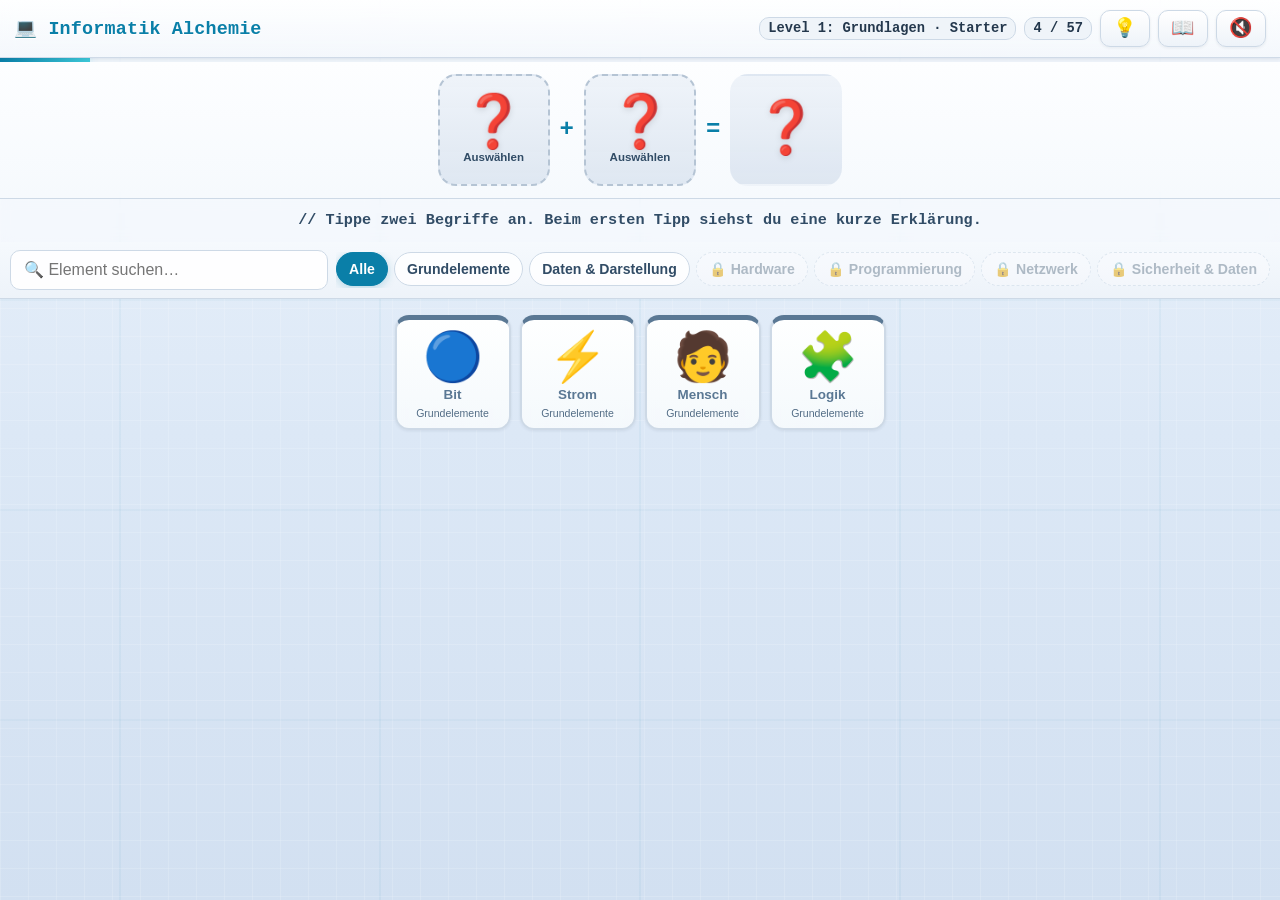
<file: index.html>
<!DOCTYPE html>
<html lang="de">
<head>
  <meta charset="UTF-8">
  <meta name="viewport" content="width=device-width,initial-scale=1.0,user-scalable=no">
  <title>Informatik Alchemie – Klasse 7</title>
  <link rel="stylesheet" href="style.css">
  <link rel="stylesheet" href="extra.css">
</head>
<body>
  <div id="hdr">
    <div id="ttl">💻 Informatik Alchemie</div>
    <div class="hbtns">
      <span id="level">Level 1: Grundlagen</span>
      <span id="cnt">4 / 57</span>
      <button class="hbtn" onclick="hint()" title="Tipp">💡</button>
      <button class="hbtn" onclick="openLex()" title="Lexikon">📖</button>
      <button class="hbtn" id="soundBtn" onclick="toggleAudio()" title="Ton an/aus">🔇</button>
    </div>
  </div>

  <div id="pb"><div id="pf" style="width:7%"></div></div>

  <div id="cbar">
    <div class="cslot" id="sa"><span class="se">❓</span><span class="sn">Auswählen</span></div>
    <div class="op">+</div>
    <div class="cslot" id="sb"><span class="se">❓</span><span class="sn">Auswählen</span></div>
    <div class="op">=</div>
    <div id="rslot"><span class="se" id="re">❓</span><span class="sn" id="rn"></span><span class="result-note" id="rnote"></span></div>
  </div>

  <div id="hint">// Tippe zwei Elemente an, um sie zu kombinieren</div>

  <div id="tools">
    <input id="search" placeholder="🔍 Element suchen…" oninput="renderGrid()">
    <div id="filters"></div>
  </div>

  <div id="grid"></div>
  <div id="toast"></div>

  <div id="lex" class="modal">
    <div class="panel">
      <div class="panel-h"><b>📖 Lexikon</b><button onclick="closeLex()">✕</button></div>
      <div id="lexbody" class="panel-body"></div>
      <div class="panel-foot"><button class="danger" onclick="resetGame()">🔄 Spiel zurücksetzen</button></div>
    </div>
  </div>

  <div id="win">
    <div class="cup">🏆</div>
    <h2>./win --alle-entdeckt</h2>
    <p>Du hast alle 57 Informatik-Konzepte gefunden!<br>Du bist ein echter Informatik-Profi! 🎉</p>
  </div>

  <script src="script.js"></script>
</body>
</html>
</file>
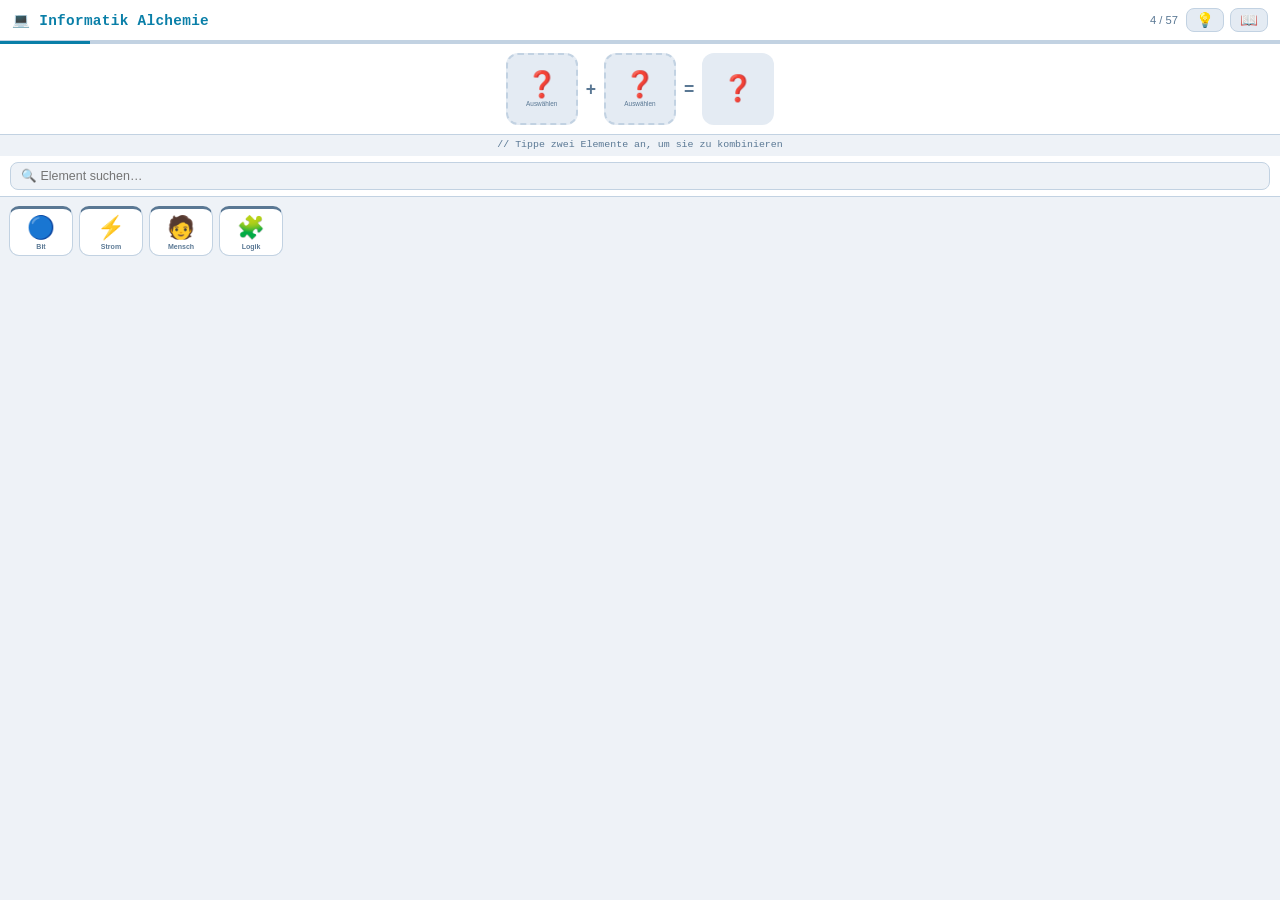
<file: Index.html>
<!DOCTYPE html>
<html lang="de">
<head>
<meta charset="UTF-8">
<meta name="viewport" content="width=device-width, initial-scale=1.0, user-scalable=no">
<title>Informatik Alchemie – Klasse 7</title>
<style>
*{box-sizing:border-box;margin:0;padding:0}
:root{--bg:#eef2f7;--bg2:#ffffff;--bg3:#e4ebf3;--bd:#c2d2e2;--cy:#0a7fa8;--txt:#1a2a3a;--dim:#5a7894;--grn:#1a7a50;--red:#a02828}
html,body{height:100%;overflow:hidden}
body{font-family:-apple-system,BlinkMacSystemFont,"Segoe UI",sans-serif;background:var(--bg);color:var(--txt);display:flex;flex-direction:column}
#hdr{background:var(--bg2);border-bottom:1px solid var(--bd);padding:8px 12px;display:flex;justify-content:space-between;align-items:center;flex-shrink:0;gap:8px}
#ttl{font-size:.9rem;font-weight:700;color:var(--cy);font-family:'Courier New',monospace;letter-spacing:.3px;white-space:nowrap;overflow:hidden;text-overflow:ellipsis}
.hbtns{display:flex;align-items:center;gap:6px;flex-shrink:0}
#cnt{font-size:.7rem;color:var(--dim);margin-right:2px}
.hbtn{background:var(--bg3);border:1.5px solid var(--bd);color:var(--cy);border-radius:8px;padding:4px 9px;cursor:pointer;font-size:.9rem;line-height:1;transition:background .15s}
.hbtn:active{background:var(--bd)}
#pb{height:3px;background:var(--bd);flex-shrink:0}
#pf{height:100%;background:var(--cy);transition:width .5s}
#cbar{background:var(--bg2);padding:9px 10px;display:flex;align-items:center;justify-content:center;gap:8px;flex-shrink:0;border-bottom:1px solid var(--bd)}
.cslot{width:72px;height:72px;border:2px dashed var(--bd);border-radius:12px;background:var(--bg3);display:flex;flex-direction:column;align-items:center;justify-content:center;flex-shrink:0;transition:border-color .2s}
.cslot.on{border-style:solid;border-color:var(--cy)}
.cslot .se{font-size:1.6rem;line-height:1}
.cslot .sn{font-size:.4rem;color:var(--dim);margin-top:2px;text-align:center;padding:0 3px;max-width:100%;white-space:nowrap;overflow:hidden;text-overflow:ellipsis}
.op{color:var(--dim);font-size:1.1rem;font-weight:bold;flex-shrink:0}
#rslot{width:72px;height:72px;border:2px solid transparent;border-radius:12px;background:var(--bg3);display:flex;flex-direction:column;align-items:center;justify-content:center;flex-shrink:0;transition:border-color .2s}
#rslot .se{font-size:1.6rem;line-height:1}
#rslot .sn{font-size:.4rem;color:var(--dim);margin-top:2px;text-align:center;padding:0 3px}
#rslot.ok{border-color:var(--grn);background:#e6f5ee;animation:pop .4s}
#rslot.nw{border-color:var(--cy);background:#e0f3f8;animation:pop .5s}
#rslot.no{border-color:var(--red);animation:shk .35s}
@keyframes pop{0%{transform:scale(.75)}55%{transform:scale(1.12)}100%{transform:scale(1)}}
@keyframes shk{0%,100%{transform:translateX(0)}30%{transform:translateX(-7px)}70%{transform:translateX(7px)}}
#hint{padding:4px 12px;font-size:.62rem;color:var(--dim);text-align:center;flex-shrink:0;min-height:20px;font-family:'Courier New',monospace;line-height:1.3}
#searchbar{padding:6px 10px;flex-shrink:0;background:var(--bg2);border-bottom:1px solid var(--bd)}
#search{width:100%;padding:6px 10px;border:1.5px solid var(--bd);border-radius:8px;background:var(--bg);color:var(--txt);font-size:.78rem;outline:none}
#search:focus{border-color:var(--cy)}
#grid{flex:1;overflow-y:auto;-webkit-overflow-scrolling:touch;padding:9px;display:flex;flex-wrap:wrap;gap:6px;align-content:flex-start}
.chip{display:flex;flex-direction:column;align-items:center;padding:7px 5px 5px;background:var(--bg2);border:1.5px solid var(--bd);border-radius:10px;cursor:pointer;min-width:64px;max-width:76px;flex:0 0 auto;user-select:none;-webkit-user-select:none;-webkit-tap-highlight-color:transparent;transition:transform .12s,border-color .12s,box-shadow .12s;border-top-width:3px}
.chip:active{transform:scale(.93)}
.chip.sel{border-color:var(--cy)!important;box-shadow:0 0 0 2px rgba(10,127,168,.25);transform:scale(1.06)}
.chip.hl{box-shadow:0 0 0 3px rgba(230,170,20,.55);border-color:#e6aa14!important}
.chip .em{font-size:1.4rem;line-height:1.1}
.chip .nm{font-size:.44rem;margin-top:2px;text-align:center;white-space:nowrap;font-weight:600}
@keyframes nin{0%{opacity:0;transform:scale(.5) rotate(-8deg)}60%{transform:scale(1.15) rotate(2deg)}100%{opacity:1;transform:scale(1)}}
.chip.ni{animation:nin .5s ease}
#toast{position:fixed;bottom:14px;left:50%;transform:translateX(-50%) translateY(80px);background:linear-gradient(135deg,#0a7fa8,#3dc8d8);color:#fff;padding:8px 18px;border-radius:20px;font-weight:700;font-size:.78rem;opacity:0;transition:transform .3s,opacity .3s;pointer-events:none;z-index:999;max-width:88%;text-align:center;font-family:'Courier New',monospace;box-shadow:0 4px 16px rgba(0,0,0,.2)}
#toast.sh{opacity:1;transform:translateX(-50%) translateY(0)}
/* Lexikon */
#lex{display:none;position:fixed;inset:0;background:rgba(20,40,60,.45);z-index:9000;align-items:center;justify-content:center;padding:14px}
#lex.sh{display:flex}
#lexbox{background:var(--bg);width:100%;max-width:560px;max-height:90%;border-radius:14px;display:flex;flex-direction:column;overflow:hidden;box-shadow:0 12px 40px rgba(0,0,0,.3)}
#lexhdr{background:var(--bg2);padding:12px 16px;display:flex;justify-content:space-between;align-items:center;border-bottom:1px solid var(--bd);flex-shrink:0}
#lexhdr b{color:var(--cy);font-size:1rem}
#lexhdr button{background:none;border:none;font-size:1.2rem;cursor:pointer;color:var(--dim)}
#lexbody{overflow-y:auto;padding:10px 14px;flex:1}
.lexcat{margin:12px 0 6px;font-size:.78rem;font-weight:700;display:flex;align-items:center;gap:6px}
.lexcat .dot{width:10px;height:10px;border-radius:50%;display:inline-block}
.lexcat .pct{font-size:.62rem;color:var(--dim);font-weight:400;margin-left:auto}
.lexrow{display:flex;gap:10px;padding:8px 6px;border-bottom:1px solid var(--bg3);align-items:flex-start}
.lexrow .lem{font-size:1.5rem;flex-shrink:0;width:30px;text-align:center}
.lexrow .ltx{flex:1}
.lexrow .ln{font-weight:700;font-size:.82rem}
.lexrow .ld{font-size:.72rem;color:var(--dim);margin:2px 0;line-height:1.35}
.lexrow .lr{font-size:.66rem;color:var(--cy);font-family:'Courier New',monospace}
#lexfoot{padding:10px 14px;border-top:1px solid var(--bd);background:var(--bg2);flex-shrink:0;text-align:center}
#lexfoot button{background:var(--bg3);border:1.5px solid var(--bd);color:var(--red);border-radius:8px;padding:7px 16px;cursor:pointer;font-size:.78rem;font-weight:600}
/* Win */
#win{display:none;position:fixed;inset:0;background:rgba(255,255,255,.94);align-items:center;justify-content:center;flex-direction:column;gap:14px;z-index:9999;text-align:center;padding:24px}
#win.sh{display:flex}
#win h2{font-size:1.3rem;color:var(--cy);font-family:'Courier New',monospace}
#win p{color:var(--txt);font-size:.85rem;line-height:1.6}
</style>
</head>
<body>
<div id="hdr">
  <div id="ttl">💻 Informatik Alchemie</div>
  <div class="hbtns">
    <span id="cnt">4 / 57</span>
    <button class="hbtn" onclick="hint()" title="Tipp">💡</button>
    <button class="hbtn" onclick="openLex()" title="Lexikon">📖</button>
  </div>
</div>
<div id="pb"><div id="pf" style="width:7%"></div></div>
<div id="cbar">
  <div class="cslot" id="sa"><span class="se">❓</span><span class="sn">Auswählen</span></div>
  <div class="op">+</div>
  <div class="cslot" id="sb"><span class="se">❓</span><span class="sn">Auswählen</span></div>
  <div class="op">=</div>
  <div id="rslot"><span class="se" id="re">❓</span><span class="sn" id="rn"></span></div>
</div>
<div id="hint">// Tippe zwei Elemente an, um sie zu kombinieren</div>
<div id="searchbar"><input id="search" placeholder="🔍 Element suchen…" oninput="renderGrid()"></div>
<div id="grid"></div>
<div id="toast"></div>

<div id="lex"><div id="lexbox">
  <div id="lexhdr"><b>📖 Lexikon</b><button onclick="closeLex()">✕</button></div>
  <div id="lexbody"></div>
  <div id="lexfoot"><button onclick="resetGame()">🔄 Spiel zurücksetzen</button></div>
</div></div>

<div id="win">
  <div style="font-size:3rem">🏆</div>
  <h2>./win --alle-entdeckt</h2>
  <p>Du hast alle 57 Informatik-Konzepte gefunden!<br>Du bist ein echter Informatik-Profi! 🎉</p>
</div>

<script>
// EL[key] = [Name, Emoji, Kategorie, Definition]
const EL={
  bit:["Bit","🔵","grund","Kleinste Informationseinheit – ist entweder 0 oder 1."],
  strom:["Strom","⚡","grund","Elektrische Energie, die alle Computer-Bauteile antreibt."],
  mensch:["Mensch","🧑","grund","Programmiert, bedient und nutzt den Computer."],
  logik:["Logik","🧩","grund","Regeln, nach denen wahr/falsch-Entscheidungen getroffen werden."],
  byte:["Byte","💾","daten","8 Bits zusammen – speichert z.B. genau ein Zeichen."],
  signal:["Signal","📶","daten","Ein Bit, das als Strom über eine Leitung übertragen wird."],
  binaerzahl:["Binärzahl","🔢","daten","Zahl, die nur aus 0 und 1 besteht (Dualsystem)."],
  zahl:["Dezimalzahl","🔟","daten","Zahl im Zehnersystem mit den Ziffern 0–9, wie wir sie kennen."],
  pixel:["Pixel","⬜","daten","Kleinster einzelner Bildpunkt auf dem Bildschirm."],
  zeichen:["Zeichen","🔤","daten","Ein Buchstabe, eine Ziffer oder ein Symbol (per ASCII codiert)."],
  datei:["Datei","📄","daten","Gespeicherte Daten mit einem Namen, z.B. ein Foto oder Text."],
  text:["Text","📝","daten","Eine Folge von Zeichen, die Wörter und Sätze bildet."],
  bild:["Bild","🖼️","daten","Aus vielen Pixeln zusammengesetzte Grafik."],
  video:["Video","🎬","daten","Bewegte Bilder zusammen mit Ton."],
  ton:["Ton","🎵","daten","Hörbares Signal, z.B. Musik oder Sprache."],
  qrcode:["QR-Code","🔲","daten","Quadratisches Muster, das Daten als Bild speichert."],
  ordner:["Ordner","📁","daten","Behälter, der mehrere Dateien zusammen ablegt."],
  arbeitsspeicher:["Arbeitsspeicher","💡","hardware","Schneller Speicher (RAM) – behält Daten nur, solange Strom da ist."],
  bildschirm:["Bildschirm","📺","hardware","Zeigt Bilder und Texte sichtbar an (Monitor)."],
  transistor:["Transistor","🔌","hardware","Winziger elektronischer Schalter – Grundbaustein des Computers."],
  gatter:["Logikgatter","🚪","hardware","Schaltung, die logische Verknüpfungen wie UND/ODER ausführt."],
  schaltkreis:["Schaltkreis","⬛","hardware","Viele verbundene Gatter auf einem Chip."],
  prozessor:["Prozessor","🧠","hardware","Das Rechenzentrum (CPU) – führt alle Befehle aus."],
  rechner:["Rechner","🖥️","hardware","Prozessor und Arbeitsspeicher, die zusammen rechnen."],
  festplatte:["Festplatte","🗄️","hardware","Speicher, der Daten dauerhaft behält – auch ohne Strom."],
  computer:["Computer","💻","hardware","Vollständige Maschine zum Verarbeiten von Daten."],
  algorithmus:["Algorithmus","📋","prog","Schritt-für-Schritt-Anleitung zum Lösen eines Problems."],
  bedingung:["Bedingung","❓","prog","Eine wenn-dann-Entscheidung im Programm (if)."],
  sequenz:["Sequenz","➡️","prog","Befehle, die nacheinander ausgeführt werden."],
  schleife:["Schleife","🔄","prog","Wiederholt Befehle, solange eine Bedingung gilt (Loop)."],
  funktion:["Funktion","📦","prog","Wiederverwendbarer Block aus mehreren Befehlen."],
  code:["Code","🔡","prog","In einer Programmiersprache geschriebener Algorithmus."],
  pseudocode:["Pseudocode","📓","prog","Algorithmus in einfacher Sprache – noch nicht für den Computer."],
  struktogramm:["Struktogramm","📊","prog","Diagramm, das einen Algorithmus in Blöcken darstellt."],
  fehler:["Fehler / Bug","❌","prog","Das Programm tut nicht, was es soll."],
  debugging:["Debugging","🔍","prog","Fehler im Programm suchen und beheben."],
  programm:["Programm","💿","prog","Code, der vom Prozessor ausgeführt wird."],
  software:["Software","📱","prog","Alle Programme zusammen (Gegenteil von Hardware)."],
  betriebssystem:["Betriebssystem","⚙️","prog","Grundprogramm, das den Computer steuert (z.B. Windows)."],
  app:["App","📲","prog","Anwendungsprogramm für Nutzer, oft auf dem Handy."],
  roboter:["Roboter","🦾","prog","Maschine, die nach einem Programm Aufgaben ausführt."],
  ki:["KI","🤖","prog","Künstliche Intelligenz – Software, die scheinbar denkt und lernt."],
  netzwerk:["Netzwerk","🕸️","netz","Mehrere verbundene Computer, die Daten austauschen."],
  protokoll:["Protokoll","📜","netz","Regeln, wie Geräte miteinander kommunizieren (z.B. HTTP)."],
  router:["Router","📡","netz","Gerät, das Datenpakete im Netzwerk weiterleitet."],
  ipadresse:["IP-Adresse","🏷️","netz","Eindeutige Nummer eines Geräts im Netzwerk."],
  internet:["Internet","🌍","netz","Weltweites Netz aus Millionen verbundener Netzwerke."],
  server:["Server","🗃️","netz","Computer, der Daten oder Dienste bereitstellt."],
  cloud:["Cloud","☁️","netz","Speicher und Dienste auf fernen Servern im Internet."],
  website:["Website","🌐","netz","Seite im Internet, die im Browser angezeigt wird."],
  email:["E-Mail","📧","netz","Elektronische Nachricht, übers Internet verschickt."],
  passwort:["Passwort","🔑","sicher","Geheime Zeichenfolge, die ein Konto schützt."],
  verschluesselung:["Verschlüsselung","🔐","sicher","Macht Daten unlesbar – außer für Befugte."],
  datenschutz:["Datenschutz","🛡️","sicher","Schutz persönlicher Daten vor Missbrauch."],
  firewall:["Firewall","🧱","sicher","Schutzwall, der unerwünschte Zugriffe blockiert."],
  datenbank:["Datenbank","🗂️","sicher","Geordnete Sammlung vieler Daten zum schnellen Finden."],
  suche:["Suchalgorithmus","🔎","sicher","Verfahren, das gezielt Daten in einer Menge findet."],
};
const TOTAL=Object.keys(EL).length;

const CAT={
  grund:["Grundelemente","#5a7894"],
  daten:["Daten & Darstellung","#1e7fd0"],
  hardware:["Hardware","#d07a1a"],
  prog:["Programmierung","#1a9a5a"],
  netz:["Netzwerk","#8050c0"],
  sicher:["Sicherheit & Daten","#c0405a"],
};

const R={},REV={};
function r(a,b,c){R[[a,b].sort().join("+")]=c;if(!REV[c])REV[c]=[a,b]}

// Daten & Darstellung
r("bit","bit","byte");r("bit","strom","signal");r("bit","logik","binaerzahl");
r("binaerzahl","binaerzahl","zahl");r("byte","byte","pixel");r("byte","logik","zeichen");
r("byte","zeichen","datei");r("byte","strom","arbeitsspeicher");r("zeichen","zeichen","text");
r("zeichen","mensch","passwort");r("pixel","pixel","bild");r("bild","strom","bildschirm");
r("bild","ton","video");r("signal","signal","ton");r("signal","logik","protokoll");
r("binaerzahl","bild","qrcode");
// Hardware
r("strom","logik","transistor");r("transistor","transistor","gatter");r("gatter","gatter","schaltkreis");
r("schaltkreis","strom","prozessor");r("prozessor","arbeitsspeicher","rechner");r("ordner","strom","festplatte");
r("datei","datei","ordner");r("rechner","festplatte","computer");
// Programmierung
r("mensch","logik","algorithmus");r("algorithmus","logik","bedingung");r("algorithmus","algorithmus","sequenz");
r("bedingung","algorithmus","schleife");r("sequenz","logik","funktion");r("algorithmus","zeichen","code");
r("algorithmus","text","pseudocode");r("algorithmus","bild","struktogramm");r("code","logik","fehler");
r("code","prozessor","programm");r("fehler","algorithmus","debugging");r("programm","programm","software");
r("software","computer","betriebssystem");r("software","mensch","app");r("algorithmus","zahl","verschluesselung");
// Netzwerk
r("netzwerk","protokoll","router");r("computer","computer","netzwerk");r("netzwerk","zahl","ipadresse");
r("netzwerk","logik","firewall");r("router","router","internet");r("code","internet","website");
r("text","internet","email");r("computer","internet","server");r("server","server","cloud");
// Datenschutz & Datenbank
r("passwort","internet","datenschutz");r("datei","logik","datenbank");r("datenbank","algorithmus","suche");
// KI & Robotik
r("computer","algorithmus","roboter");r("mensch","roboter","ki");
// Bonus
r("binaerzahl","strom","signal");r("mensch","internet","email");r("mensch","computer","betriebssystem");

const START=["bit","strom","mensch","logik"];
let disc=[...START];
let dset=new Set(disc);
let sel=null,rTmr=null,tTmr=null;

const grid=document.getElementById("grid");
const sa=document.getElementById("sa"),sb=document.getElementById("sb");
const rslot=document.getElementById("rslot"),re=document.getElementById("re"),rn=document.getElementById("rn");
const hintEl=document.getElementById("hint"),toast=document.getElementById("toast"),search=document.getElementById("search");

function key2(a,b){return [a,b].sort().join("+")}

function setSlot(el,k){
  if(k){const[n,e]=EL[k];el.innerHTML=`<span class="se">${e}</span><span class="sn">${n}</span>`;el.classList.add("on")}
  else{el.innerHTML=`<span class="se">❓</span><span class="sn">Auswählen</span>`;el.classList.remove("on")}
}
function resetResult(){
  rslot.className="";re.textContent="❓";rn.textContent="";
  setSlot(sa,null);setSlot(sb,null);
  hintEl.textContent="// Tippe zwei Elemente an, um sie zu kombinieren";
  renderGrid();
}
function renderGrid(newK){
  const q=(search.value||"").trim().toLowerCase();
  grid.innerHTML="";
  for(const k of disc){
    const[n,e,cat]=EL[k];
    if(q && !n.toLowerCase().includes(q))continue;
    const c=document.createElement("div");
    c.className="chip"+(sel===k?" sel":"")+(k===newK?" ni":"");
    c.style.borderTopColor=CAT[cat][1];
    c.innerHTML=`<span class="em">${e}</span><span class="nm" style="color:${CAT[cat][1]}">${n}</span>`;
    c.addEventListener("click",()=>onChip(k));
    grid.appendChild(c);
  }
  const n=dset.size;
  document.getElementById("cnt").textContent=`${n} / ${TOTAL}`;
  document.getElementById("pf").style.width=`${(n/TOTAL*100).toFixed(1)}%`;
  if(n===TOTAL)setTimeout(()=>document.getElementById("win").classList.add("sh"),900);
}
function onChip(k){
  if(sel===null){
    sel=k;setSlot(sa,k);
    hintEl.textContent=`> ${EL[k][1]} ${EL[k][0]} ausgewählt — wähle ein zweites Element`;
    renderGrid();
  } else if(sel===k && !R[key2(k,k)]){
    sel=null;setSlot(sa,null);
    hintEl.textContent="// Tippe zwei Elemente an, um sie zu kombinieren";
    renderGrid();
  } else {
    const res=R[key2(sel,k)];
    setSlot(sb,k);
    if(rTmr)clearTimeout(rTmr);
    if(res){
      const isNew=!dset.has(res);
      if(isNew){disc.push(res);dset.add(res);saveProgress()}
      const[rNm,rEm,rCat,rDef]=EL[res];
      re.textContent=rEm;rn.textContent=rNm;
      rslot.className=isNew?"nw":"ok";
      if(isNew){
        hintEl.innerHTML=`📘 <b>${rNm}:</b> ${rDef}`;
        showToast(`✅ Neu: ${rEm} ${rNm}`);
      } else {
        hintEl.textContent=`> ${rEm} ${rNm} (bereits bekannt)`;
      }
      renderGrid(isNew?res:null);
    } else {
      re.textContent="✕";rn.textContent="Keine Kombi";
      rslot.className="no";
      hintEl.textContent="> ERROR: keine Kombination gefunden";
      renderGrid();
    }
    sel=null;
    rTmr=setTimeout(resetResult,res&&!dset.has(res)?3600:res?1600:900);
  }
}
function showToast(msg){
  toast.textContent=msg;toast.classList.add("sh");
  if(tTmr)clearTimeout(tTmr);
  tTmr=setTimeout(()=>toast.classList.remove("sh"),2600);
}

// === TIPP ===
function hint(){
  const opts=[];
  for(let i=0;i<disc.length;i++)for(let j=i;j<disc.length;j++){
    const res=R[key2(disc[i],disc[j])];
    if(res && !dset.has(res))opts.push([disc[i],disc[j]]);
  }
  if(!opts.length){showToast("Keine neuen Kombis mit aktuellen Elementen");return}
  const[a,b]=opts[Math.floor(Math.random()*opts.length)];
  hintEl.innerHTML=`💡 Tipp: kombiniere <b>${EL[a][1]} ${EL[a][0]}</b> + <b>${EL[b][1]} ${EL[b][0]}</b>`;
  search.value="";
  [a,b].forEach(k=>{
    const chips=grid.querySelectorAll(".chip");
    chips.forEach(c=>{if(c.querySelector(".nm").textContent===EL[k][0]){c.classList.add("hl");setTimeout(()=>c.classList.remove("hl"),2500)}});
  });
  renderGrid();
  setTimeout(()=>{[a,b].forEach(k=>{grid.querySelectorAll(".chip").forEach(c=>{if(c.querySelector(".nm").textContent===EL[k][0])c.classList.add("hl")})})},30);
}

// === LEXIKON ===
function openLex(){
  const body=document.getElementById("lexbody");
  let html="";
  for(const cat in CAT){
    const[cn,cc]=CAT[cat];
    const all=Object.keys(EL).filter(k=>EL[k][2]===cat);
    const found=all.filter(k=>dset.has(k));
    if(!found.length)continue;
    html+=`<div class="lexcat"><span class="dot" style="background:${cc}"></span>${cn}<span class="pct">${found.length}/${all.length}</span></div>`;
    for(const k of found){
      const[n,e,,def]=EL[k];
      let rec="Grundelement";
      if(REV[k]){const[a,b]=REV[k];rec=`${EL[a][1]} ${EL[a][0]} + ${EL[b][1]} ${EL[b][0]}`}
      html+=`<div class="lexrow"><div class="lem">${e}</div><div class="ltx"><div class="ln" style="color:${cc}">${n}</div><div class="ld">${def}</div><div class="lr">= ${rec}</div></div></div>`;
    }
  }
  body.innerHTML=html;
  document.getElementById("lex").classList.add("sh");
}
function closeLex(){document.getElementById("lex").classList.remove("sh")}
function resetGame(){
  if(!confirm("Wirklich neu starten? Alle entdeckten Elemente gehen verloren."))return;
  disc=[...START];dset=new Set(disc);sel=null;
  search.value="";saveProgress();resetResult();closeLex();
  document.getElementById("win").classList.remove("sh");
}

// === SPEICHERN ===
async function saveProgress(){try{await window.storage.set("ia7:disc",JSON.stringify(disc),false)}catch(e){}}
async function loadProgress(){
  try{
    const r=await window.storage.get("ia7:disc",false);
    if(r&&r.value){
      const arr=JSON.parse(r.value).filter(k=>EL[k]);
      const merged=[...START];
      for(const k of arr)if(!merged.includes(k))merged.push(k);
      disc=merged;dset=new Set(disc);
    }
  }catch(e){}
  renderGrid();
}

renderGrid();
loadProgress();
</script>
</body>
</html>
</file>
<file: style.css>
*{box-sizing:border-box;margin:0;padding:0}
:root{--bg:#e8eef6;--bg3:#eef3f9;--bd:#cdd9e6;--bd2:#b5c4d4;--cy:#0a7fa8;--cy2:#3dc8d8;--txt:#13243a;--dim:#5a7894;--grn:#0f9560;--red:#c53030;--gold:#e6aa14;--purple:#8050c0;--shadow:0 4px 14px rgba(20,40,70,.10);--glass:rgba(255,255,255,.9)}
html,body{height:100%}body{min-height:100%;overflow:hidden;font-family:-apple-system,BlinkMacSystemFont,"Segoe UI",sans-serif;background:linear-gradient(180deg,#eaf2fb,#dbe8f6);color:var(--txt);display:flex;flex-direction:column;position:relative;isolation:isolate}body:before{content:"";position:fixed;inset:0;pointer-events:none;z-index:-3;background:radial-gradient(circle at 12% 18%,rgba(61,200,216,.22),transparent 0 24%),radial-gradient(circle at 86% 14%,rgba(10,127,168,.18),transparent 0 28%),radial-gradient(circle at 82% 84%,rgba(128,80,192,.12),transparent 0 22%),radial-gradient(circle at 20% 84%,rgba(15,149,96,.10),transparent 0 20%),linear-gradient(180deg,#edf4fc 0%,#dce8f6 48%,#d2e0f1 100%)}body:after{content:"";position:fixed;inset:0;pointer-events:none;z-index:-2;opacity:.62;background:linear-gradient(rgba(255,255,255,.23) 1px,transparent 1px),linear-gradient(90deg,rgba(255,255,255,.23) 1px,transparent 1px),repeating-linear-gradient(90deg,transparent 0 119px,rgba(10,127,168,.08) 119px 121px,transparent 121px 260px),repeating-linear-gradient(180deg,transparent 0 89px,rgba(10,127,168,.06) 89px 91px,transparent 91px 210px);background-size:28px 28px,28px 28px,100% 100%,100% 100%}
button,input{font:inherit}button{cursor:pointer}.mono{font-family:"Courier New",monospace}
#hdr{background:linear-gradient(180deg,rgba(255,255,255,.92),rgba(244,248,252,.92));backdrop-filter:blur(10px);border-bottom:1px solid rgba(205,217,230,.95);padding:10px 14px;display:flex;justify-content:space-between;align-items:center;gap:8px;box-shadow:0 1px 3px rgba(20,40,70,.08)}#ttl{font-size:1rem;font-weight:800;color:var(--cy);font-family:"Courier New",monospace;white-space:nowrap;overflow:hidden;text-overflow:ellipsis;text-shadow:0 1px 0 #fff}.hbtns{display:flex;align-items:center;gap:8px;flex-shrink:0}#cnt,#level{font-size:.72rem;color:var(--dim);font-weight:700;font-family:"Courier New",monospace;background:rgba(238,243,249,.92);padding:3px 8px;border-radius:10px;border:1px solid var(--bd);white-space:nowrap}.hbtn{background:linear-gradient(180deg,#fff,var(--bg3));border:1.5px solid var(--bd);color:var(--cy);border-radius:10px;padding:6px 10px;cursor:pointer;font-size:1.05rem;line-height:1;box-shadow:0 1px 3px rgba(20,40,70,.08)}.hbtn:hover{border-color:var(--cy);transform:translateY(-1px)}
#pb{height:4px;background:rgba(238,243,249,.8);overflow:hidden}#pf{height:100%;background:linear-gradient(90deg,var(--cy),var(--cy2));transition:width .4s;box-shadow:0 0 10px rgba(61,200,216,.45)}
#cbar{background:linear-gradient(180deg,rgba(255,255,255,.9),rgba(247,250,253,.9));backdrop-filter:blur(10px);padding:12px 10px;display:flex;align-items:center;justify-content:center;gap:10px;border-bottom:1px solid var(--bd)}.cslot,#rslot{width:104px;height:104px;border:2.5px dashed var(--bd2);border-radius:18px;background:linear-gradient(180deg,rgba(238,243,249,.96),rgba(221,230,241,.94));display:flex;flex-direction:column;align-items:center;justify-content:center;padding:4px;transition:.2s}.cslot.on{border-style:solid;border-color:var(--cy);background:linear-gradient(180deg,#e8f4fa,#d4ecf5);box-shadow:inset 0 0 0 1px rgba(10,127,168,.15)}.se{font-size:3.1rem;line-height:1;filter:drop-shadow(0 2px 3px rgba(0,0,0,.12))}.sn{font-size:.58rem;color:var(--dim);margin-top:4px;text-align:center;max-width:100%;white-space:nowrap;overflow:hidden;text-overflow:ellipsis;font-weight:700}.op{color:var(--cy);font-size:1.5rem;font-weight:900;font-family:"Courier New",monospace;text-shadow:0 1px 0 #fff}#rslot{border-style:solid;border-color:transparent}.result-note{font-size:.52rem;color:var(--dim);text-align:center;margin-top:2px;max-width:96px;white-space:nowrap;overflow:hidden;text-overflow:ellipsis}#rslot.ok{border-color:var(--grn);background:linear-gradient(180deg,#e9f8f1,#d4f0e2);box-shadow:0 4px 14px rgba(15,149,96,.25);animation:pop .35s}#rslot.nw{border-color:var(--cy);background:linear-gradient(180deg,#e0f3f8,#c5ebf3);box-shadow:0 4px 18px rgba(10,127,168,.32);animation:pop .4s}#rslot.no{border-color:var(--red);background:linear-gradient(180deg,#fbeaea,#f6d8d8);box-shadow:0 4px 14px rgba(197,48,48,.22);animation:shk .3s}@keyframes pop{0%{transform:scale(.7)}60%{transform:scale(1.12)}100%{transform:scale(1)}}@keyframes shk{0%,100%{transform:translateX(0)}25%{transform:translateX(-8px)}75%{transform:translateX(8px)}}
#hint{padding:8px 12px;font-size:.74rem;color:var(--dim);text-align:center;min-height:30px;font-family:"Courier New",monospace;line-height:1.4;background:rgba(255,255,255,.58);backdrop-filter:blur(6px)}#hint b{color:var(--cy)}
#tools{padding:8px 10px;background:linear-gradient(180deg,rgba(247,250,253,.92),rgba(238,243,249,.92));backdrop-filter:blur(8px);border-bottom:1px solid var(--bd);display:grid;gap:8px}#search{width:100%;padding:8px 12px;border:1.5px solid var(--bd);border-radius:10px;background:rgba(255,255,255,.94);color:var(--txt);font-size:.85rem;outline:none}#search:focus{border-color:var(--cy);box-shadow:0 0 0 3px rgba(10,127,168,.15)}#filters{display:flex;gap:6px;overflow-x:auto;padding-bottom:2px}.filter{border:1.5px solid var(--bd);background:rgba(255,255,255,.78);border-radius:999px;padding:6px 10px;font-size:.72rem;font-weight:800;color:var(--dim);white-space:nowrap}.filter.active{background:var(--cy);border-color:var(--cy);color:#fff;box-shadow:0 2px 8px rgba(10,127,168,.25)}
#grid{flex:1;overflow-y:auto;-webkit-overflow-scrolling:touch;padding:12px 10px;display:flex;flex-wrap:wrap;gap:9px;align-content:flex-start}.chip{display:flex;flex-direction:column;align-items:center;padding:10px 6px 7px;background:linear-gradient(180deg,rgba(255,255,255,.96),rgba(245,249,252,.96));border:1.5px solid var(--bd);border-top-width:4px;border-radius:14px;cursor:pointer;min-width:88px;max-width:104px;flex:0 0 auto;user-select:none;-webkit-tap-highlight-color:transparent;box-shadow:0 1px 3px rgba(20,40,70,.08);transition:.15s;position:relative;backdrop-filter:blur(4px)}.chip:hover{transform:translateY(-2px);box-shadow:var(--shadow)}.chip:active{transform:scale(.93)}.chip.sel{border-color:var(--cy)!important;box-shadow:0 0 0 3px rgba(10,127,168,.25),var(--shadow);transform:scale(1.05)}.chip.hl{box-shadow:0 0 0 3px rgba(230,170,20,.55),0 4px 14px rgba(230,170,20,.35);border-color:var(--gold)!important}.chip.ni{animation:nin .5s cubic-bezier(.2,.9,.3,1.2)}@keyframes nin{0%{opacity:0;transform:scale(.4) rotate(-12deg)}60%{transform:scale(1.15)}100%{opacity:1;transform:scale(1)}}.em{font-size:2.8rem;line-height:1.05}.nm{font-size:.6rem;margin-top:5px;text-align:center;white-space:nowrap;font-weight:800}.chip .mini{font-size:.5rem;color:var(--dim);margin-top:2px}
#toast{position:fixed;bottom:18px;left:50%;transform:translateX(-50%) translateY(100px);background:linear-gradient(135deg,var(--cy),var(--cy2));color:#fff;padding:11px 22px;border-radius:24px;font-weight:800;font-size:.85rem;opacity:0;transition:.3s;pointer-events:none;z-index:999;max-width:88%;text-align:center;font-family:"Courier New",monospace;box-shadow:0 8px 24px rgba(10,127,168,.35)}#toast.sh{opacity:1;transform:translateX(-50%) translateY(0)}
.modal{display:none;position:fixed;inset:0;background:rgba(20,40,60,.55);backdrop-filter:blur(6px);z-index:9000;align-items:center;justify-content:center;padding:14px}.modal.sh{display:flex}.panel{background:rgba(232,238,246,.98);width:100%;max-width:600px;max-height:90%;border-radius:18px;display:flex;flex-direction:column;overflow:hidden;box-shadow:0 10px 30px rgba(20,40,70,.18)}.panel-h{background:linear-gradient(180deg,rgba(255,255,255,.96),rgba(244,248,252,.96));padding:14px 18px;display:flex;justify-content:space-between;align-items:center;border-bottom:1px solid var(--bd)}.panel-h b{color:var(--cy);font-size:1.1rem;font-family:"Courier New",monospace}.panel-h button{background:var(--bg3);border:1.5px solid var(--bd);font-size:1rem;cursor:pointer;color:var(--dim);width:32px;height:32px;border-radius:8px}.panel-body{overflow-y:auto;padding:12px 16px}.lexcat{margin:14px 0 8px;font-size:.85rem;font-weight:800;display:flex;align-items:center;gap:8px;padding-bottom:6px;border-bottom:1.5px solid var(--bg3)}.dot{width:12px;height:12px;border-radius:50%;display:inline-block}.pct{font-size:.68rem;color:var(--dim);margin-left:auto;background:var(--bg3);padding:2px 8px;border-radius:8px;border:1px solid var(--bd)}.lexrow{display:flex;gap:12px;padding:10px 8px;border-bottom:1px solid var(--bg3);align-items:flex-start;border-radius:8px}.lexrow:hover{background:rgba(238,243,249,.85)}.lem{font-size:2.5rem;width:52px;text-align:center}.ltx{flex:1;min-width:0}.ln{font-weight:800;font-size:.92rem}.ld{font-size:.76rem;color:var(--dim);margin:3px 0;line-height:1.4}.lr{font-size:.7rem;color:var(--cy);font-family:"Courier New",monospace;font-weight:700}.warn{font-size:.68rem;color:#9b5b00;margin-top:4px}.panel-foot{padding:12px 16px;border-top:1px solid var(--bd);background:rgba(255,255,255,.94);display:flex;justify-content:center;gap:8px;flex-wrap:wrap}.danger{background:#fff;border:1.5px solid var(--red);color:var(--red);border-radius:10px;padding:9px 20px;font-size:.82rem;font-weight:800}.danger:hover{background:var(--red);color:#fff}.primary{background:linear-gradient(135deg,var(--cy),var(--cy2));border:0;color:#fff;border-radius:12px;padding:10px 18px;font-weight:900;box-shadow:0 6px 18px rgba(10,127,168,.25)}
#start{z-index:9998}.start-card{text-align:center;padding:24px;gap:16px}.start-card h1{font-size:1.55rem;color:var(--cy);font-family:"Courier New",monospace}.start-card p{line-height:1.55;color:var(--dim);font-size:.92rem}.start-grid{display:grid;gap:8px;margin:12px 0;text-align:left}.start-item{background:rgba(255,255,255,.75);border:1px solid var(--bd);border-radius:12px;padding:10px;font-size:.82rem}.start-actions{display:flex;gap:10px;justify-content:center;flex-wrap:wrap}.ghost{background:rgba(255,255,255,.85);border:1.5px solid var(--bd);border-radius:12px;padding:10px 18px;color:var(--cy);font-weight:900;text-decoration:none}
#win{display:none;position:fixed;inset:0;background:linear-gradient(135deg,rgba(255,255,255,.97),rgba(224,243,248,.97));align-items:center;justify-content:center;flex-direction:column;gap:18px;z-index:9999;text-align:center;padding:24px}#win.sh{display:flex}#win .cup{font-size:4rem;animation:bounce 1.2s infinite}@keyframes bounce{0%,100%{transform:translateY(0)}50%{transform:translateY(-10px)}}#win h2{font-size:1.5rem;color:var(--cy);font-family:"Courier New",monospace}#win p{line-height:1.7}
@media (min-width:720px){#tools{grid-template-columns:minmax(260px,1fr) auto;align-items:center}.chip{min-width:98px}.cslot,#rslot{width:112px;height:112px}.se{font-size:3.35rem}#grid{justify-content:center;padding:16px}.start-card{padding:30px}.start-grid{grid-template-columns:1fr 1fr}}@media (max-width:430px){#ttl{font-size:.88rem}#level{display:none}.hbtn{padding:6px 8px}.cslot,#rslot{width:86px;height:88px}.se{font-size:2.55rem}.chip{min-width:78px;max-width:92px}.em{font-size:2.45rem}.op{font-size:1.1rem}#cbar{gap:5px}.sn{font-size:.52rem}}
</file>
<file: extra.css>
.filter.locked{opacity:.55;background:rgba(255,255,255,.45);border-style:dashed;color:#789;cursor:not-allowed}
.card-info{display:inline-block;margin-top:4px;color:#314c66;font-family:-apple-system,BlinkMacSystemFont,"Segoe UI",sans-serif;font-size:.92rem;line-height:1.42;font-weight:650}
#level{max-width:320px;overflow:hidden;text-overflow:ellipsis;font-size:.86rem;color:#24384d}
#cnt{font-size:.86rem;color:#24384d}
#ttl{font-size:1.15rem;letter-spacing:.01em}
.hbtn{font-size:1.18rem;padding:8px 12px}
#hint{font-size:.95rem;line-height:1.5;color:#314c66;font-weight:650;padding:10px 14px}
#hint b{font-size:1.02em;color:#056b92}
.learn-line{display:inline-block;margin-top:4px;color:#1f3b54;font-size:.92rem;line-height:1.42;font-weight:650}
#search{font-size:1rem;padding:10px 13px;color:#1d2f43}
.filter{font-size:.88rem;padding:8px 12px;color:#314c66}
.chip{min-width:104px;max-width:128px;padding:12px 8px 9px;border-width:2px;border-top-width:5px}
.em{font-size:3rem}.nm{font-size:.78rem;line-height:1.15;white-space:normal;color:#1d2f43}.chip .mini{font-size:.62rem;line-height:1.15;margin-top:4px;color:#536d86}
.sn{font-size:.72rem;line-height:1.15;color:#314c66}.se{font-size:3.25rem}.cslot,#rslot{width:112px;height:112px}.result-note{font-size:.64rem;color:#314c66}
.lexcat{font-size:1rem}.ln{font-size:1.05rem}.ld{font-size:.92rem;color:#314c66}.lr{font-size:.82rem}.warn{font-size:.82rem;line-height:1.35}
#toast{font-size:1rem;line-height:1.3}
#discoverPop{position:fixed;inset:0;z-index:9997;display:none;align-items:center;justify-content:center;pointer-events:none;padding:18px;background:rgba(10,35,55,.08)}
#discoverPop.show{display:flex;animation:fadePop .35s ease-out}
.discover-card{width:min(430px,92vw);background:linear-gradient(180deg,rgba(255,255,255,.98),rgba(231,246,251,.98));border:2px solid rgba(61,200,216,.65);border-radius:24px;padding:20px 22px;text-align:center;box-shadow:0 18px 46px rgba(10,127,168,.28),0 0 0 8px rgba(61,200,216,.12);animation:discoverBounce .55s cubic-bezier(.2,.95,.25,1.25)}
.spark{font-size:1.15rem;color:#e6aa14;letter-spacing:.28em;margin-bottom:2px}.discover-icon{font-size:4rem;line-height:1}.discover-title{font-size:1.45rem;font-weight:950;color:#056b92;margin-top:4px}.discover-combo{font-family:"Courier New",monospace;font-size:.9rem;font-weight:850;color:#24384d;background:rgba(238,243,249,.9);border:1px solid var(--bd);border-radius:12px;padding:8px;margin:10px 0}.discover-explain{font-size:.98rem;line-height:1.45;color:#314c66;font-weight:650}.discover-badge{display:inline-block;margin-top:10px;background:linear-gradient(135deg,#e6aa14,#ffd35b);color:#3f2a00;border-radius:999px;padding:7px 12px;font-weight:950}
@keyframes discoverBounce{0%{opacity:0;transform:scale(.62) translateY(22px)}65%{opacity:1;transform:scale(1.06) translateY(-4px)}100%{opacity:1;transform:scale(1) translateY(0)}}@keyframes fadePop{from{opacity:0}to{opacity:1}}
@media (min-width:720px){.chip{min-width:116px;max-width:140px}.nm{font-size:.84rem}.chip .mini{font-size:.66rem}}
@media (max-width:520px){#ttl{font-size:.98rem}#level{max-width:165px;font-size:.72rem}.card-info,.learn-line{font-size:.82rem}.chip{min-width:88px;max-width:104px;padding:10px 6px 8px}.em{font-size:2.55rem}.nm{font-size:.68rem}.chip .mini{font-size:.55rem}.sn{font-size:.62rem}.se{font-size:2.65rem}.cslot,#rslot{width:90px;height:92px}#hint{font-size:.84rem}.filter{font-size:.78rem}.discover-title{font-size:1.2rem}.discover-icon{font-size:3.35rem}.discover-explain{font-size:.88rem}}
</file>
